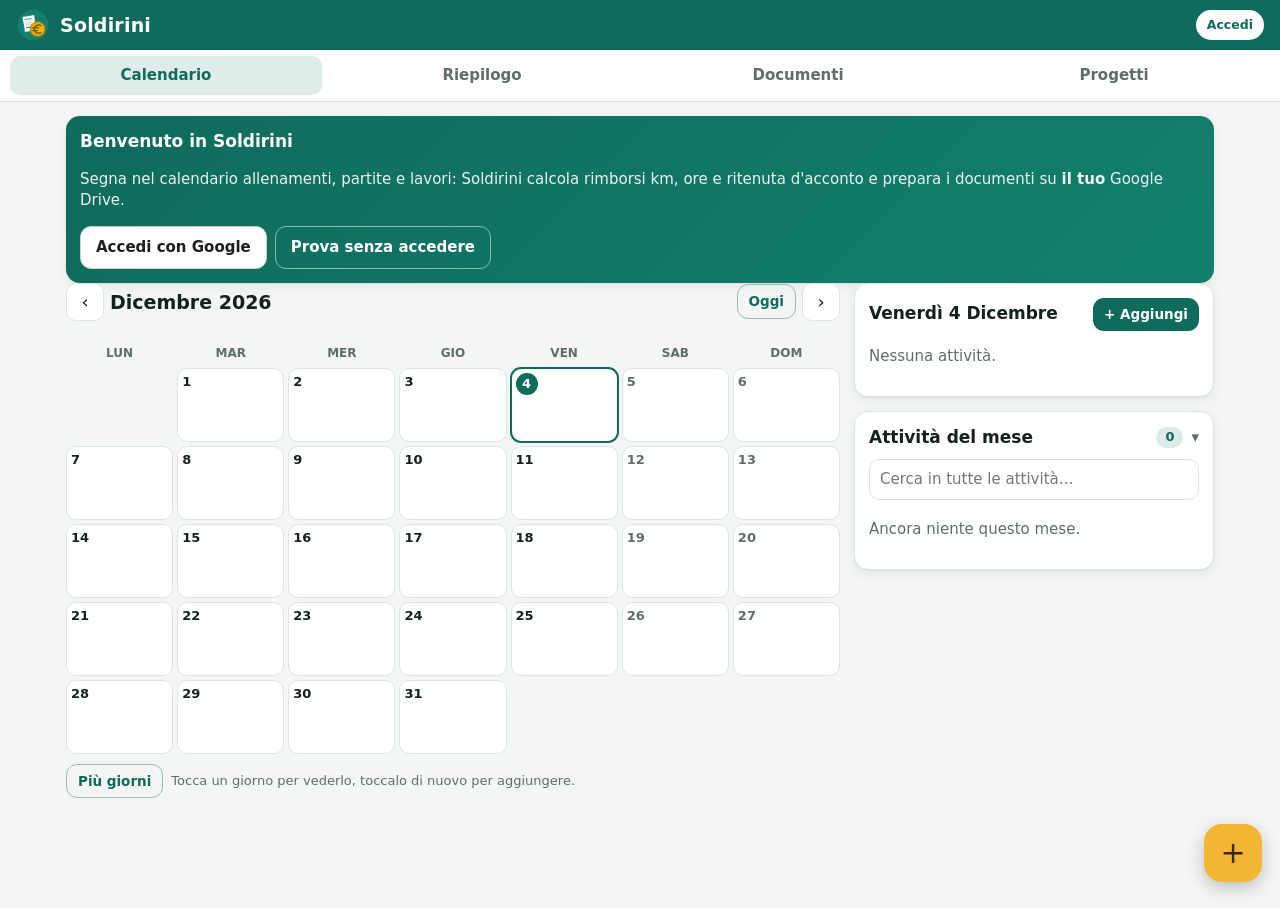
<file: soldirini/index.html>
<!doctype html>
<html lang="it">
<head>
<meta charset="utf-8">
<meta name="viewport" content="width=device-width,initial-scale=1,viewport-fit=cover">
<title>Soldirini</title>
<meta name="description" content="Rimborsi km, ore e ritenuta d'acconto per tutti i tuoi progetti, sul tuo Google Drive.">
<meta name="theme-color" content="#0f6b5c">
<link rel="manifest" href="manifest.json">
<link rel="icon" type="image/png" sizes="192x192" href="soldirini-tonda-192.png">
<link rel="apple-touch-icon" href="soldirini-quadrata-192.png">
<link rel="stylesheet" href="fonts.css">
<style>
:root{--bg:#f3f6f5;--card:#fff;--ink:#14211e;--mut:#5f6e6a;--line:#dde5e2;--pri:#0f6b5c;--pri2:#12806d;--pri-ink:#fff;--gold:#f2b632;--err:#b42318;--ok:#137a4b;--shadow:0 1px 2px rgba(15,40,35,.06),0 4px 14px rgba(15,40,35,.06);--r:14px}
:root[data-theme="dark"]{--bg:#0e1513;--card:#17211e;--ink:#e6efec;--mut:#9aaba6;--line:#2a3733;--pri:#33a58f;--pri2:#2b8f7c;--shadow:none}
@media (prefers-color-scheme:dark){:root:not([data-theme="light"]){--bg:#0e1513;--card:#17211e;--ink:#e6efec;--mut:#9aaba6;--line:#2a3733;--pri:#33a58f;--pri2:#2b8f7c;--shadow:none}}
*{box-sizing:border-box}
html,body{margin:0;background:var(--bg);color:var(--ink);font:15px/1.4 system-ui,-apple-system,"Segoe UI",Roboto,sans-serif;-webkit-tap-highlight-color:transparent}
body.noscroll{overflow:hidden}
button,input,select,textarea{font:inherit;color:inherit}
a{color:var(--pri)}
[hidden]{display:none!important}
header.top{position:sticky;top:0;z-index:20;background:#0f6b5c;color:#fff;padding:calc(env(safe-area-inset-top) + 8px) 16px 8px;display:flex;align-items:center;gap:10px}
header.top img{width:34px;height:34px;border-radius:50%}
header.top h1{font-size:19px;margin:0;font-weight:750;letter-spacing:.2px;flex:1}
#acc{font-size:13px;opacity:.85;max-width:110px;overflow:hidden;text-overflow:ellipsis;white-space:nowrap}
.chip{border:0;border-radius:999px;padding:6px 11px;font-size:12.5px;font-weight:650;cursor:pointer;white-space:nowrap;max-width:46vw;overflow:hidden;text-overflow:ellipsis}
.sync.ok{background:rgba(255,255,255,.18);color:#fff}.sync.busy{background:#f2b632;color:#3b2a00}.sync.off{background:#dbe3e0;color:#334}.sync.warn{background:#fff;color:#0f6b5c}.sync.err{background:#fde2e0;color:#b42318}
nav.tabs{display:flex;gap:4px;padding:6px 10px;background:var(--card);border-bottom:1px solid var(--line);position:sticky;top:calc(env(safe-area-inset-top) + 50px);z-index:19;overflow-x:auto}
nav.tabs button{flex:1;border:0;background:none;padding:9px 8px;border-radius:10px;font-weight:650;color:var(--mut);cursor:pointer;white-space:nowrap}
nav.tabs button.on{background:color-mix(in srgb,var(--pri) 13%,transparent);color:var(--pri)}
main{max-width:1180px;margin:0 auto;padding:14px 16px 110px}
.card{background:var(--card);border-radius:var(--r);box-shadow:var(--shadow);border:1px solid var(--line);padding:14px}
.muted{color:var(--mut)}.sm{font-size:13px}
h2{font-size:17px;margin:0}h3{font-size:15.5px;margin:0 0 8px;display:flex;align-items:center;gap:8px}
.btn{border:0;background:var(--pri);color:#fff;border-radius:11px;padding:10px 15px;font-weight:650;cursor:pointer;text-decoration:none;display:inline-flex;align-items:center;gap:6px;justify-content:center}
.btn:disabled{opacity:.45;cursor:default}
.btn.ghost{background:transparent;color:var(--pri);border:1.5px solid color-mix(in srgb,var(--pri) 40%,transparent)}
.btn.sm{padding:7px 11px;font-size:13.5px}
.btn.danger{background:transparent;color:var(--err);border:1.5px solid color-mix(in srgb,var(--err) 40%,transparent)}
.btn.google{background:#fff;color:#1f1f1f;border:1px solid #c9d1ce}
.acts{display:flex;flex-wrap:wrap;gap:8px;margin-top:10px}
.monthbar{display:flex;align-items:center;gap:6px;margin-bottom:12px}
.monthbar h2{flex:1;text-transform:capitalize;font-size:19px}
.ib{border:1px solid var(--line);background:var(--card);border-radius:10px;width:38px;height:38px;cursor:pointer;font-size:18px;display:grid;place-items:center}
.seg{display:inline-flex;background:color-mix(in srgb,var(--mut) 14%,transparent);border-radius:10px;padding:3px}
.seg button{border:0;background:none;padding:6px 11px;border-radius:8px;cursor:pointer;font-weight:600;color:var(--mut);font-size:13.5px}
.seg button.on{background:var(--card);color:var(--ink);box-shadow:0 1px 3px rgba(0,0,0,.12)}
/* calendario */
.calwrap{display:grid;gap:14px}
@media(min-width:900px){.calwrap{grid-template-columns:1fr 360px;align-items:start}.side{position:sticky;top:120px}}
#filtri{display:flex;gap:6px;flex-wrap:wrap;margin-bottom:10px}
.fchip,.pchip{border:1.5px solid var(--line);background:var(--card);border-radius:999px;padding:6px 11px;cursor:pointer;font-size:13.5px;font-weight:600;display:inline-flex;align-items:center;gap:6px}
.fchip i,.pchip i,h3 i,.prow>i{width:10px;height:10px;border-radius:50%;background:var(--c,var(--pri));display:inline-block;flex:none}
.fchip.on,.pchip.on{border-color:var(--c,var(--pri));background:color-mix(in srgb,var(--c,var(--pri)) 14%,var(--card))}
.grid{display:grid;grid-template-columns:repeat(7,1fr);gap:4px}
.dow{text-align:center;font-size:12px;color:var(--mut);font-weight:650;padding:2px 0;text-transform:uppercase}
.day{min-height:74px;border:1px solid var(--line);background:var(--card);border-radius:10px;padding:4px;display:flex;flex-direction:column;align-items:stretch;gap:2px;cursor:pointer;text-align:left;overflow:hidden}
.day.empty{background:transparent;border:0;cursor:default}
.day.we .n{color:var(--mut)}
.day .n{font-weight:700;font-size:13px}
.day.today .n{background:var(--pri);color:#fff;border-radius:999px;width:22px;height:22px;display:grid;place-items:center}
.day.sel{outline:2.5px solid var(--pri);outline-offset:-1px}
.day.msel{background:color-mix(in srgb,var(--gold) 30%,var(--card));border-color:#d49a12}
.evs{display:flex;flex-direction:column;gap:2px;min-width:0}
.ev{display:block;font-size:10.5px;line-height:1.25;padding:1px 4px;border-radius:4px;background:color-mix(in srgb,var(--c) 18%,var(--card));border-left:3px solid var(--c);white-space:nowrap;overflow:hidden;text-overflow:ellipsis;font-weight:600}
.more{font-size:10.5px;color:var(--mut);padding-left:3px}
@media(max-width:520px){.day{min-height:58px;padding:3px}.ev{font-size:0;height:6px;padding:0;border-left-width:0;background:var(--c)}}
.calhead{display:flex;gap:8px;align-items:center;margin:10px 0 0}
.multibar{display:flex;align-items:center;gap:10px;margin-top:10px;padding:10px 12px;background:color-mix(in srgb,var(--gold) 22%,var(--card));border-radius:12px}
.multibar span{flex:1;font-weight:600}
.evrow{display:flex;align-items:center;gap:10px;width:100%;background:none;border:0;border-bottom:1px solid var(--line);padding:10px 2px;text-align:left;cursor:pointer}
.evrow:last-child{border-bottom:0}
.evrow .bar{width:4px;align-self:stretch;border-radius:4px;background:var(--c);flex:none}
.evrow .tx{display:flex;flex-direction:column;min-width:0}
.evrow small{color:var(--mut);font-size:12.5px}
.evrow .dd{display:flex;flex-direction:column;align-items:center;width:34px;font-size:11px;color:var(--mut);flex:none}.evrow .dd b{font-size:17px;color:var(--ink)}
.dayhead{display:flex;align-items:center;gap:8px;margin-bottom:4px}.dayhead h2{flex:1;text-transform:capitalize}
.sec{margin-top:14px}
.sechead{display:flex;align-items:center;gap:8px;cursor:pointer;user-select:none}
.sechead h2{flex:1}.sechead .badge{background:color-mix(in srgb,var(--pri) 14%,transparent);color:var(--pri);border-radius:999px;padding:1px 9px;font-weight:700;font-size:13px}
.sechead::after{content:'▾';color:var(--mut);transition:.2s}
.sec.closed .sechead::after{transform:rotate(-90deg)}.sec.closed #lista,.sec.closed #cerca{display:none}
.fab{position:fixed;right:18px;bottom:calc(18px + env(safe-area-inset-bottom));width:58px;height:58px;border-radius:18px;border:0;background:var(--gold);color:#3b2a00;font-size:30px;box-shadow:0 6px 18px rgba(0,0,0,.22);cursor:pointer;z-index:15}
/* riepilogo e doc */
.hero{display:grid;grid-template-columns:repeat(2,1fr);gap:10px;background:linear-gradient(135deg,#0f6b5c,#12806d);color:#fff;border-radius:var(--r);padding:16px;margin-bottom:14px}
.hero div{display:flex;flex-direction:column}.hero small{opacity:.8;font-size:12.5px}.hero b{font-size:19px}
.hero div:first-child b{font-size:26px}
@media(min-width:700px){.hero{grid-template-columns:repeat(4,1fr)}}
.cards{display:grid;gap:12px}@media(min-width:760px){.cards{grid-template-columns:repeat(2,1fr)}}
.pc{border-top:4px solid var(--c)}
.kv{display:flex;justify-content:space-between;gap:10px;padding:5px 0;border-bottom:1px dashed var(--line);font-size:14px}
.kv span{color:var(--mut)}.kv.big{border-bottom:0;font-size:16px;padding-top:8px}.kv.big span{color:var(--ink);font-weight:650}
.tw{overflow-x:auto;margin-top:14px}
table.tab{width:100%;border-collapse:collapse;background:var(--card);border-radius:12px;overflow:hidden;font-size:14px}
.tab th,.tab td{padding:8px 10px;border-bottom:1px solid var(--line);text-align:right;white-space:nowrap}
.tab th:first-child,.tab td:first-child{text-align:left;text-transform:capitalize}
.tab tbody tr{cursor:pointer}.tab tfoot td{font-weight:700;background:color-mix(in srgb,var(--pri) 9%,var(--card))}
details.extra{margin-top:8px}details.extra summary{cursor:pointer;color:var(--pri);font-weight:600;padding:6px 0}
.g2{display:grid;grid-template-columns:1fr 1fr;gap:8px 10px}.g2 .s2{grid-column:span 2}
label{display:flex;flex-direction:column;gap:4px;font-size:13px;color:var(--mut);font-weight:600}
input,select,textarea{border:1.5px solid var(--line);background:var(--card);border-radius:10px;padding:9px 10px;font-size:15px;color:var(--ink);font-weight:400;min-width:0;width:100%}
input:focus,select:focus,textarea:focus{outline:none;border-color:var(--pri)}
.check{flex-direction:row;align-items:center;gap:10px;font-size:15px;color:var(--ink);font-weight:650;padding:6px 0;cursor:pointer}
.check input{width:20px;height:20px;accent-color:var(--pri)}
/* progetti */
.prow{display:flex;align-items:center;gap:12px;width:100%;text-align:left;cursor:pointer;margin-bottom:8px;border-left:5px solid var(--c)}
.prow>span:nth-child(2){display:flex;flex-direction:column;flex:1;min-width:0}.prow small{color:var(--mut)}.chev{font-size:22px;color:var(--mut)}
.prow>i{width:14px;height:14px}
.two{display:grid;gap:14px}@media(min-width:900px){.two{grid-template-columns:1fr 1fr;align-items:start}}
.stack>*+*{margin-top:12px}
/* finestre */
.modal{position:fixed;inset:0;background:rgba(10,20,18,.5);z-index:50;display:flex;align-items:flex-end;justify-content:center}
@media(min-width:700px){.modal{align-items:center}}
.sheet{background:var(--card);width:100%;max-width:560px;max-height:94vh;overflow:auto;border-radius:20px 20px 0 0;padding:16px 16px calc(16px + env(safe-area-inset-bottom))}
@media(min-width:700px){.sheet{border-radius:20px}}
.sheethead{display:flex;align-items:center;gap:10px;margin-bottom:10px;position:sticky;top:-16px;background:var(--card);padding:6px 0;z-index:2}
.sheethead h2{flex:1}
.x{border:0;background:color-mix(in srgb,var(--mut) 16%,transparent);border-radius:10px;width:34px;height:34px;cursor:pointer;font-size:19px;flex:none}
.row{display:flex;gap:6px;flex-wrap:wrap}
.blk{margin-top:12px;padding-top:12px;border-top:1px solid var(--line)}
.blk>label+label,.blk>label+div,.blk>div+label{margin-top:8px}
.sub{padding:10px 12px;margin-top:6px;border-radius:12px;background:color-mix(in srgb,var(--pri) 6%,var(--card));border:1px solid var(--line);display:flex;flex-direction:column;gap:8px}
.fascia,.luogo{display:flex;gap:6px;align-items:center}.fascia input{flex:1}.luogo input:first-child{flex:2}.luogo input{flex:1}
.calc{font-weight:650;color:var(--pri);font-size:14px}
.sw{width:32px;height:32px;border-radius:50%;border:3px solid transparent;cursor:pointer}.sw.on{border-color:var(--ink);box-shadow:inset 0 0 0 2px var(--card)}
#pjLogo{display:flex;align-items:center;gap:10px}#pjLogo img{height:64px;border-radius:6px;border:1px solid var(--line)}
.foot{display:flex;gap:8px;margin-top:16px;position:sticky;bottom:-16px;background:var(--card);padding:10px 0}
.foot .btn{flex:1}
.toast{position:fixed;left:50%;bottom:calc(90px + env(safe-area-inset-bottom));transform:translate(-50%,20px);background:#14211e;color:#fff;padding:11px 16px;border-radius:12px;opacity:0;pointer-events:none;transition:.25s;z-index:80;max-width:min(92vw,520px);font-weight:550;text-align:center}
.toast.show{opacity:1;transform:translate(-50%,0)}.toast.err{background:#b42318}
.busyov{position:fixed;inset:0;background:rgba(255,255,255,.6);z-index:90;display:grid;place-items:center}
.busyov div{background:var(--card);padding:16px 20px;border-radius:14px;box-shadow:var(--shadow);font-weight:650;color:var(--ink)}
.welcome{background:linear-gradient(135deg,#0f6b5c,#12806d);color:#fff;border:0}
.welcome p{opacity:.92}.welcome .btn.ghost{color:#fff;border-color:rgba(255,255,255,.5)}
.setup{border:2px solid var(--gold)}
ul.tight{margin:6px 0;padding-left:18px}

.demobar{background:#f2b632;color:#3b2a00;font-size:13px;font-weight:650;text-align:center;padding:5px max(16px,env(safe-area-inset-right,0px)) 5px max(16px,env(safe-area-inset-left,0px))}
.ev.prev{background:transparent;border:1px dashed var(--c);border-left:3px dashed var(--c);opacity:.75}
@media(max-width:520px){.ev.prev{background:transparent;border:0;height:6px;box-shadow:inset 0 0 0 1.5px var(--c)}}
.evrow.prev .tx b{opacity:.7}
.tag{font-style:normal;font-size:11px;font-weight:650;background:color-mix(in srgb,var(--mut) 15%,transparent);color:var(--mut);border-radius:6px;padding:1px 6px;margin-left:6px;vertical-align:middle}
.tag.rip{background:none;padding:0}
.conf-box{border:2px solid var(--gold);margin-bottom:12px}
.conf,.due{display:flex;align-items:center;gap:10px;padding:8px 0;border-bottom:1px solid var(--line)}
.conf:last-child,.due:last-child{border-bottom:0}
.conf .bar,.due .bar{width:4px;align-self:stretch;border-radius:4px;background:var(--c);flex:none}
.conf .tx,.due .tx{display:flex;flex-direction:column;flex:1;min-width:0}.conf small,.due small{color:var(--mut);font-size:12.5px}
.conf button{width:40px;height:40px;border-radius:12px;border:1.5px solid var(--line);background:var(--card);font-size:18px;cursor:pointer;font-weight:700}
.conf .ok{color:var(--ok);border-color:color-mix(in srgb,var(--ok) 45%,transparent)}.conf .no{color:var(--err)}
.due .amt{font-variant-numeric:tabular-nums}.due .amt.late{color:var(--err)}.due.paid{opacity:.7}
.note{background:color-mix(in srgb,var(--gold) 20%,var(--card));border:1px solid color-mix(in srgb,var(--gold) 55%,transparent);border-radius:10px;padding:8px 10px;font-size:13.5px;margin:4px 0 8px}
.spesa{display:flex;align-items:center;gap:10px;padding:6px;border:1px solid var(--line);border-radius:10px}
.spesa img{width:44px;height:44px;object-fit:cover;border-radius:6px;cursor:zoom-in}.spesa .nofoto{width:44px;text-align:center;font-size:22px}
.spesa span{display:flex;flex-direction:column;flex:1;min-width:0}.spesa small{color:var(--mut)}
.thumbs{display:flex;gap:6px;flex-wrap:wrap;padding:6px 0}.thumbs img{width:46px;height:58px;object-fit:cover;border-radius:6px;border:1px solid var(--line)}
.filebtn{cursor:pointer;flex-direction:row;width:auto}
.btn.paid{background:color-mix(in srgb,var(--ok) 14%,var(--card));color:var(--ok);border:1.5px solid color-mix(in srgb,var(--ok) 40%,transparent)}
.soglia{padding:8px 0}.soglia .sh{display:flex;justify-content:space-between;gap:10px;flex-wrap:wrap;font-size:14px}.soglia .sh span{font-variant-numeric:tabular-nums;color:var(--mut)}
.meter{height:10px;border-radius:99px;background:color-mix(in srgb,var(--mut) 18%,transparent);overflow:hidden;margin:6px 0 4px}.meter i{display:block;height:100%;background:var(--ok);border-radius:99px}
.soglia.warn .meter i{background:#d49a12}.soglia.bad .meter i{background:var(--err)}.soglia small{color:var(--mut)}.soglia.bad small{color:var(--err);font-weight:650}
.chart svg{width:100%;height:auto;display:block}.chart .gl{stroke:var(--line);stroke-width:1}.chart .ax{fill:var(--mut);font-size:11px}
.chart .bn{fill:var(--pri)}.chart .br{fill:var(--gold)}
.chart .lg{display:flex;gap:14px;font-size:13px;color:var(--mut);margin-bottom:6px}.chart .lg i{display:inline-block;width:10px;height:10px;border-radius:3px;margin-right:5px;vertical-align:-1px}
.chart .lg i.bn{background:var(--pri)}.chart .lg i.br{background:var(--gold)}
#rieAnno{display:grid;gap:12px;margin-top:12px}
.xgrid{overflow:auto;max-height:52vh;border:1px solid var(--line);border-radius:10px;margin-top:8px}
.xgrid table{border-collapse:collapse;font-size:11.5px}
.xgrid th{position:sticky;top:0;background:var(--bg);color:var(--mut);font-weight:600;padding:2px 6px;border:1px solid var(--line)}
.xgrid tr th:first-child{position:sticky;left:0}
.xgrid td{border:1px solid var(--line);padding:3px 5px;min-width:62px;max-width:150px;height:24px;white-space:nowrap;overflow:hidden;text-overflow:ellipsis;cursor:pointer}
.xgrid td:hover{background:color-mix(in srgb,var(--gold) 25%,var(--card))}
.xgrid td.tabrow{background:color-mix(in srgb,var(--pri) 7%,var(--card))}
.xgrid td.mapped{background:color-mix(in srgb,var(--pri) 22%,var(--card))}
.xgrid .ml{font-weight:700;color:var(--pri)}
.mapbar{display:flex;flex-direction:column;gap:4px;margin-top:8px}
canvas.firma{width:100%;height:130px;border:1.5px dashed var(--line);border-radius:12px;background:#fff;touch-action:none;display:block}
.firmaprev{display:flex;align-items:center;gap:10px;margin-top:8px}.firmaprev img{height:44px;background:#fff;border-radius:6px;padding:2px 6px;border:1px solid var(--line)}
#dlg{z-index:70;align-items:center}.dlg{max-width:420px;border-radius:18px}.dlg p{font-size:16px;margin:4px 0 6px}.dlg .acts{justify-content:flex-end}
.zoom{position:fixed;inset:0;background:rgba(0,0,0,.85);z-index:85;display:grid;place-items:center;padding:20px}.zoom img{max-height:92vh;max-width:100%;border-radius:8px}
#cerca{margin:10px 0 4px}
#confBox h2{text-transform:none}
.imm{font-weight:700;margin:12px 0 2px;text-transform:capitalize;color:var(--pri)}
.imrow{flex-direction:row;align-items:center;gap:10px;padding:8px 2px;border-bottom:1px solid var(--line);font-size:14px;color:var(--ink);font-weight:500;cursor:pointer}
.imrow input{width:20px;height:20px;accent-color:var(--pri);flex:none}
.imrow .dd{display:flex;flex-direction:column;align-items:center;width:34px;font-size:11px;color:var(--mut);flex:none}.imrow .dd b{font-size:16px;color:var(--ink)}
.imrow .tx{flex:1;min-width:0}.imrow.dup{opacity:.5;cursor:default}
.herotot{cursor:pointer;border-radius:10px;margin:-6px;padding:6px;transition:background .15s}.herotot:hover,.herotot:focus-visible{background:rgba(255,255,255,.14);outline:none}
.split{display:grid;gap:12px;margin-bottom:12px}@media(min-width:760px){.split{grid-template-columns:1fr 1fr}}
.dot{width:9px;height:9px;border-radius:50%;background:var(--c);display:inline-block;margin-right:6px}
.basecard{margin-bottom:12px}.basecard .seg{flex-wrap:wrap}.basecard p{margin:8px 0 0}
i.dot{display:inline-block;width:9px;height:9px;border-radius:50%;margin-right:6px}
</style>
</head>
<body>
<header class="top">
  <img src="soldirini-tonda-192.png" alt="">
  <h1>Soldirini</h1>
  <span id="acc"></span>
  <button id="sync" class="chip sync">…</button>
</header>
<nav class="tabs">
  <button data-tab="cal" class="on">Calendario</button>
  <button data-tab="rie">Riepilogo</button>
  <button data-tab="doc">Documenti</button>
  <button data-tab="pro">Progetti</button>
</nav>
<main>
  <div id="welcome" class="card welcome" hidden>
    <h2>Benvenuto in Soldirini</h2>
    <p>Segna nel calendario allenamenti, partite e lavori: Soldirini calcola rimborsi km, ore e ritenuta d'acconto e prepara i documenti su <b>il tuo</b> Google Drive.</p>
    <div class="acts"><button class="btn google" id="loginW">Accedi con Google</button><button class="btn ghost" id="skipW">Prova senza accedere</button></div>
  </div>
  <div id="setup" class="card setup" hidden>
    <h2>Dove salvo i tuoi file?</h2>
    <p class="muted">Creo una cartella <b>Soldirini</b> sul tuo Drive. Dentro ci saranno le cartelle dei progetti e i Fogli Google. Soldirini vede solo i file che crea lei.</p>
    <div class="acts"><button class="btn" id="setupMy">In “Il mio Drive”</button><button class="btn ghost" id="setupPick">Scegli una cartella…</button></div>
  </div>

  <section id="v-cal">
    <div class="calwrap">
      <div>
        <div class="monthbar"><button class="ib" id="prev" aria-label="Mese prima">‹</button><h2 id="mese"></h2><button class="btn ghost sm" id="oggi">Oggi</button><button class="ib" id="next" aria-label="Mese dopo">›</button></div>
        <div class="card conf-box" id="confBox" hidden><div class="dayhead"><h2>Da confermare</h2><button class="btn sm" id="confAll">Tutte fatte</button></div><p class="muted sm">Attività ripetute già passate: le hai fatte?</p><div id="confList"></div></div>
        <div id="filtri"></div>
        <div class="grid" id="grid"></div>
        <div class="calhead"><button class="btn ghost sm" id="multiBtn">Più giorni</button><span class="muted sm">Tocca un giorno per vederlo, toccalo di nuovo per aggiungere.</span></div>
        <div class="multibar" id="multiBar" hidden><span id="multiN"></span><button class="btn sm" id="multiAdd">Aggiungi attività</button></div>
      </div>
      <div class="side">
        <div class="card" id="dayBox"><div class="dayhead"><h2 id="dayTitle"></h2><button class="btn sm" id="dayAdd">+ Aggiungi</button></div><div id="dayList"></div></div>
        <div class="card sec" id="listaSec"><div class="sechead" id="listaHead"><h2>Attività del mese</h2><span class="badge" id="listaN">0</span></div><input id="cerca" type="search" placeholder="Cerca in tutte le attività…" aria-label="Cerca"><div id="lista"></div></div>
      </div>
    </div>
    <button class="fab" id="fab" aria-label="Aggiungi attività">+</button>
  </section>

  <section id="v-rie" hidden>
    <div class="monthbar"><button class="ib" id="rPrev">‹</button><h2 id="rieTitle"></h2><div class="seg" id="rieSeg"><button data-m="mese">Mese</button><button data-m="anno">Anno</button></div><button class="ib" id="rNext">›</button></div>
    <div id="rieTot"></div>
    <div class="cards" id="rieCards"></div>
    <div id="rieAnno"></div>
  </section>

  <section id="v-doc" hidden>
    <div class="monthbar"><button class="ib" id="dPrev">‹</button><h2 id="docTitle"></h2><button class="ib" id="dNext">›</button></div>
    <div class="cards" id="docList"></div>
  </section>

  <section id="v-pro" hidden>
    <div class="two">
      <div class="stack">
        <div class="monthbar"><h2>Progetti</h2><button class="btn sm" id="projNew">+ Nuovo progetto</button></div>
        <div id="projList"></div>
        <div class="card" id="imBox"><h3>Importa ore da un foglio</h3><p class="muted sm">Hai già segnato le ore in un Foglio Google o in un file Excel (una riga per giorno con Data, orari e Ore)? Le porto nel calendario. Prima vedi l'anteprima e i giorni già presenti vengono saltati.</p>
          <div class="acts"><button class="btn" id="imSheet">Da Foglio Google</button><label class="btn ghost" style="display:inline-flex;flex-direction:row;cursor:pointer;color:var(--pri);font-size:15px">Da file Excel<input type="file" id="imFile" accept=".xlsx,application/vnd.openxmlformats-officedocument.spreadsheetml.sheet" hidden></label></div></div>
        <div class="card" id="importBox" hidden><h3>Dati della vecchia app Rimborsi</h3><p class="muted sm">Su questo dispositivo ci sono le trasferte della app Rimborsi Km. Le porto in Soldirini nel progetto Bulldogs.</p><button class="btn" id="importBtn">Importa trasferte</button></div>
      </div>
      <div class="stack">
        <div class="card"><h3>Account</h3><div id="accBox"></div></div>
        <div class="card"><h3>I tuoi dati (per le ricevute)</h3>
          <div class="g2">
            <label>Cognome<input id="pf-cognome" autocomplete="family-name"></label><label>Nome<input id="pf-nome" autocomplete="given-name"></label>
            <label>Nato/a a<input id="pf-natoA"></label><label>Il<input type="date" id="pf-dataNascita"></label>
            <label>Residente in<input id="pf-residenza"></label><label>Via<input id="pf-via"></label>
            <label class="s2">Codice fiscale<input id="pf-cf" autocapitalize="characters"></label>
            <label>Auto: modello<input id="pf-modello"></label><label>Targa<input id="pf-targa" autocapitalize="characters"></label>
          </div>
          <div class="acts"><button class="btn" id="pfSave">Salva dati</button></div>
        </div>
        <div class="card"><h3>La tua firma</h3><p class="muted sm">Firma qui con il dito: la metto sulle ricevute PDF.</p><canvas id="firmaCanvas" class="firma"></canvas>
          <div class="acts"><button class="btn ghost sm" id="firmaClr">Cancella</button><button class="btn sm" id="firmaSave">Salva firma</button><button class="btn ghost sm" id="firmaRm">Togli firma salvata</button></div><div id="firmaPrev" class="firmaprev"></div></div>
        <div class="card"><h3>Impostazioni</h3><div class="stack">
          <label>Aspetto<select id="tema"><option value="auto">Come il telefono</option><option value="light">Chiaro</option><option value="dark">Scuro</option></select></label>
          <label class="check"><input type="checkbox" id="promem"> Promemoria la sera per le attività da confermare</label>
          <p class="muted sm" style="margin:0">Soglie annue da tenere d’occhio (€ lordi):</p><div id="soglieEd" class="g2"></div></div></div>
        <div class="card"><h3>Copia di sicurezza</h3><p class="muted sm">Scarica tutti i tuoi dati in un file.</p><button class="btn ghost sm" id="backupBtn">Scarica backup</button></div>
      </div>
    </div>
  </section>
</main>

<!-- finestra attività -->
<div class="modal" id="evModal" hidden>
  <div class="sheet" role="dialog" aria-modal="true" aria-labelledby="evTitle">
    <div class="sheethead"><h2 id="evTitle">Nuova attività</h2><button class="x" id="evClose" aria-label="Chiudi">×</button></div>
    <p class="muted sm" id="evSub"></p>
    <label id="evDateRow">Giorno<input type="date" id="evDate"></label>
    <div class="note" id="evStatoBox" hidden><label class="check"><input type="checkbox" id="evFatta"> Fatta (la confermo)</label></div>
    <div class="blk"><label>Progetto</label><div class="row" id="evProj"></div></div>
    <div class="blk"><label>Tipo</label>
      <div class="row" id="evTipo"><button type="button" class="pchip" data-t="allenamento">Allenamento</button><button type="button" class="pchip" data-t="partita">Partita</button><button type="button" class="pchip" data-t="amichevole">Amichevole</button><button type="button" class="pchip" data-t="lavoro">Lavoro</button><button type="button" class="pchip" data-t="altro">Altro</button></div>
      <label style="margin-top:8px"><span id="evTitoloL">Descrizione</span><input id="evTitolo"></label>
    </div>
    <div class="blk" id="evRipBox"><label class="check"><input type="checkbox" id="evRip"> Si ripete ogni settimana</label>
      <div class="sub" id="evRipOpt" hidden><div class="row" id="evRipGiorni"></div><label>Fino al<input type="date" id="evRipFino"></label><p class="muted sm">Le date future restano “previste”: quando passano, confermi con un tocco se l’hai fatta.</p></div></div>
    <div class="blk">
      <label class="check"><input type="checkbox" id="evRimb"> Rimborso km</label>
      <div class="sub" id="evRimbBox">
        <label>Luogo<select id="evLuogo"></select></label>
        <label id="evNewLuogo" hidden>Nome del nuovo luogo<input id="evNewLuogoN" placeholder="es. Palestra Formello"></label>
        <label><span id="evOrig">Km andata e ritorno</span><input id="evKm" inputmode="decimal"></label>
        <div><button type="button" class="btn ghost sm" id="evCalcKm">Calcola km con la mappa</button></div>
      </div>
    </div>
    <div class="blk">
      <label class="check"><input type="checkbox" id="evOre"> Ore / ritenuta d'acconto</label>
      <div class="sub" id="evOreBox">
        <label class="check" style="font-weight:600"><input type="checkbox" id="evFisso"> Compenso fisso (non a ore)</label>
        <div id="evFasceBox" class="stack">
          <div class="row" id="evPreset"></div>
          <div id="evFasce" class="stack"></div>
          <div class="row"><button type="button" class="btn ghost sm" id="evFasceAdd">+ Orario</button><span class="muted" id="evOreTot" style="align-self:center"></span></div>
        </div>
        <label id="evFissoBox">Compenso lordo €<input id="evFissoV" inputmode="decimal"></label>
        <div class="g2"><label>€ all'ora<input id="evTar" inputmode="decimal"></label><label>Ritenuta %<input id="evRit" inputmode="decimal"></label></div>
        <div class="calc" id="evCalc"></div>
      </div>
    </div>
    <div class="blk"><label>Spese con scontrino</label><div id="evSpese" class="stack"></div>
      <div class="sub"><div class="g2"><label>Tipo<select id="spTipo"><option value="parcheggio">Parcheggio</option><option value="pedaggio">Pedaggio</option><option value="pasto">Pasto</option><option value="pernottamento">Pernottamento</option><option value="altro">Altro</option></select></label><label>Importo €<input id="spImp" inputmode="decimal"></label><label class="s2">Nota<input id="spNota" placeholder="facoltativa"></label></div>
      <div class="row"><label class="btn ghost sm filebtn"><span id="spFotoLab">📷 Foto scontrino</span><input type="file" id="spFoto" accept="image/*" capture="environment" hidden></label><button type="button" class="btn sm" id="spAdd">+ Aggiungi spesa</button></div></div>
      <div class="calc" id="evSpeseTot"></div></div>
    <div class="blk"><label>Note<input id="evNote" placeholder="facoltative"></label></div>
    <div class="foot"><button class="btn danger" id="evDel">Elimina</button><button class="btn ghost" id="evDup">Copia</button><button class="btn" id="evSave">Salva</button></div>
  </div>
</div>

<!-- finestra progetto -->
<div class="modal" id="pjModal" hidden>
  <div class="sheet" role="dialog" aria-modal="true" aria-labelledby="pjTitle">
    <div class="sheethead"><h2 id="pjTitle">Nuovo progetto</h2><button class="x" id="pjClose" aria-label="Chiudi">×</button></div>
    <div id="pjPreset" class="sub" style="margin-bottom:10px"><span class="sm">Parti da un modello già pronto:</span><div class="row"><button type="button" class="pchip" data-preset="bulldogs" style="--c:#1b3a7a"><i></i>Bulldogs Rignano (ricevuta + nota km)</button></div></div>
    <label>Nome (squadra, società, lavoro…)<input id="pjNome" placeholder="es. Bulldogs Under15, Explora"></label>
    <label style="margin-top:8px">Email a cui mandare i documenti<input id="pjEmail" type="email" placeholder="es. segreteria@societa.it"></label>
    <div class="blk"><label>Colore</label><div class="row" id="pjColori"></div></div>
    <div class="blk"><label>Cartella su Drive</label><div id="pjDove"></div></div>
    <div class="blk">
      <label class="check"><input type="checkbox" id="pjRimb"> Rimborso spese km (ricevuta a piè di lista + nota)</label>
      <div class="sub" id="pjRimbBox">
        <div class="g2">
          <label>Parto da<input id="pjR-origine" placeholder="es. Rignano Flaminio"></label>
          <label>Squadra (per “Allenamento …”)<input id="pjR-squadra" placeholder="es. Under15"></label>
          <label class="s2">In occasione di<input id="pjR-occasione" placeholder="es. Istruttore Settore Under15"></label>
          <label>Mansione<input id="pjR-mansione" placeholder="es. Coach"></label>
          <label>Tariffa ACI €/km<input id="pjR-tariffa" inputmode="decimal"></label>
          <label class="s2">Tariffa calcolata il<input id="pjR-tariffaData" placeholder="es. 11-10-26"></label>
        </div>
        <label>Luoghi (km andata e ritorno)</label>
        <div id="pjLuoghi" class="stack"></div>
        <div><button type="button" class="btn ghost sm" id="pjLuogoAdd">+ Luogo</button></div>
        <details><summary class="sm" style="cursor:pointer;color:var(--pri);font-weight:600">Intestazione della società e logo</summary>
          <div class="g2" style="margin-top:8px">
            <label>Riga 1<input id="pjA-riga1"></label><label>Nome grande<input id="pjA-nomeBig"></label>
            <label class="s2">Tipo società<input id="pjA-nome" placeholder="es. Associazione Sportiva Dilettantistica"></label>
            <label class="s2">Via<input id="pjA-via"></label><label>Città<input id="pjA-citta"></label><label>C.F.<input id="pjA-cf"></label>
          </div>
          <label style="margin-top:8px">Logo</label><div id="pjLogo"></div>
          <label class="btn ghost sm" style="margin-top:6px;display:inline-flex;width:auto;cursor:pointer;flex-direction:row">Carica logo<input type="file" id="pjLogoFile" accept="image/*" hidden></label>
        </details>
      </div>
    </div>
    <div class="blk">
      <label class="check"><input type="checkbox" id="pjOre"> Ore e ritenuta d'acconto</label>
      <div class="sub" id="pjOreBox">
        <div class="g2"><label>€ lordi all'ora<input id="pjO-tariffa" inputmode="decimal"></label><label>Ritenuta %<input id="pjO-ritenuta" inputmode="decimal"></label>
          <label class="s2">Tipo di compenso (per le soglie)<select id="pjCat"><option value="sportivo">Compenso sportivo</option><option value="occasionale">Prestazione occasionale</option><option value="altro">Altro</option></select></label></div>
        <label>Orari tipici</label><div id="pjFasce" class="stack"></div>
        <div><button type="button" class="btn ghost sm" id="pjFasciaAdd">+ Orario tipico</button></div>
      </div>
    </div>
    <div class="blk"><label>Documenti da compilare</label>
      <label class="check" style="font-weight:600"><input type="radio" name="pjMod" value="standard"> Modello standard (ricevuta a piè di lista + nota km)</label>
      <label class="check" style="font-weight:600"><input type="radio" name="pjMod" value="custom"> Il file Excel della società</label>
      <div class="sub" id="pjModBox" hidden><div class="row"><label class="btn ghost sm filebtn">Carica file .xlsx<input type="file" id="pjModFile" accept=".xlsx" hidden></label><button type="button" class="btn ghost sm" id="pjModEs">Usa un file di esempio</button></div><span class="muted sm" id="pjModNome"></span><div id="pjMappa"></div></div></div>
    <div class="blk"><label>Tipo di attività proposto<select id="pjTipo"><option value="allenamento">Allenamento</option><option value="partita">Partita</option><option value="lavoro">Lavoro</option><option value="altro">Altro</option></select></label></div>
    <div class="foot"><button class="btn danger" id="pjDel">Elimina</button><button class="btn" id="pjSave">Salva progetto</button></div>
  </div>
</div>

<div class="modal" id="dlg" hidden><div class="sheet dlg" role="alertdialog" aria-modal="true"><p id="dlgMsg"></p><div class="acts" id="dlgBtns"></div></div></div>
<div class="zoom" id="zoom" hidden><img id="zoomImg" alt="Scontrino"></div>
<!-- finestra importa ore -->
<div class="modal" id="imModal" hidden>
  <div class="sheet" role="dialog" aria-modal="true" aria-labelledby="imTitle">
    <div class="sheethead"><h2 id="imTitle">Importa ore</h2><button class="x" id="imClose" aria-label="Chiudi">×</button></div>
    <p class="muted sm" id="imSub"></p>
    <div><label>Nel progetto</label><div class="row" id="imProj" style="margin-top:4px"></div></div>
    <div class="blk"><div class="row" style="align-items:center"><label class="check" style="flex:1"><input type="checkbox" id="imAll"> Seleziona tutte</label></div><div class="calc" id="imTot"></div><div id="imList"></div></div>
    <div class="foot"><button class="btn ghost" id="imCancel">Annulla</button><button class="btn" id="imGo">Importa</button></div>
  </div>
</div>

<div class="toast" id="toast"></div>
<div class="busyov" id="busy" hidden><div id="busyMsg">Attendi…</div></div>
<script src="lib/jszip.min.js"></script>
<script src="lib/jspdf.umd.min.js"></script>
<script src="lib/html2canvas.min.js"></script>
<script src="docs.js"></script>
<script src="xlsx.js"></script>
<script src="modelli.js"></script>
<script src="app.js"></script>
<script src="plus.js"></script>
</body>
</html>
</file>
<file: soldirini/fonts.css>
@font-face{font-family:'XPal';src:url([data-uri]) format('woff2');font-weight:400;font-style:normal;font-display:block}
@font-face{font-family:'XPal';src:url([data-uri]) format('woff2');font-weight:700;font-style:normal;font-display:block}
@font-face{font-family:'XPal';src:url([data-uri]) format('woff2');font-weight:400;font-style:italic;font-display:block}
@font-face{font-family:'XPal';src:url([data-uri]) format('woff2');font-weight:700;font-style:italic;font-display:block}
@font-face{font-family:'XCal';src:url([data-uri]) format('woff2');font-weight:400;font-style:normal;font-display:block}
@font-face{font-family:'XCal';src:url([data-uri]) format('woff2');font-weight:700;font-style:normal;font-display:block}
@font-face{font-family:'XTim';src:url([data-uri]) format('woff2');font-weight:400;font-style:normal;font-display:block}
@font-face{font-family:'XTim';src:url([data-uri]) format('woff2');font-weight:700;font-style:normal;font-display:block}
</file>
